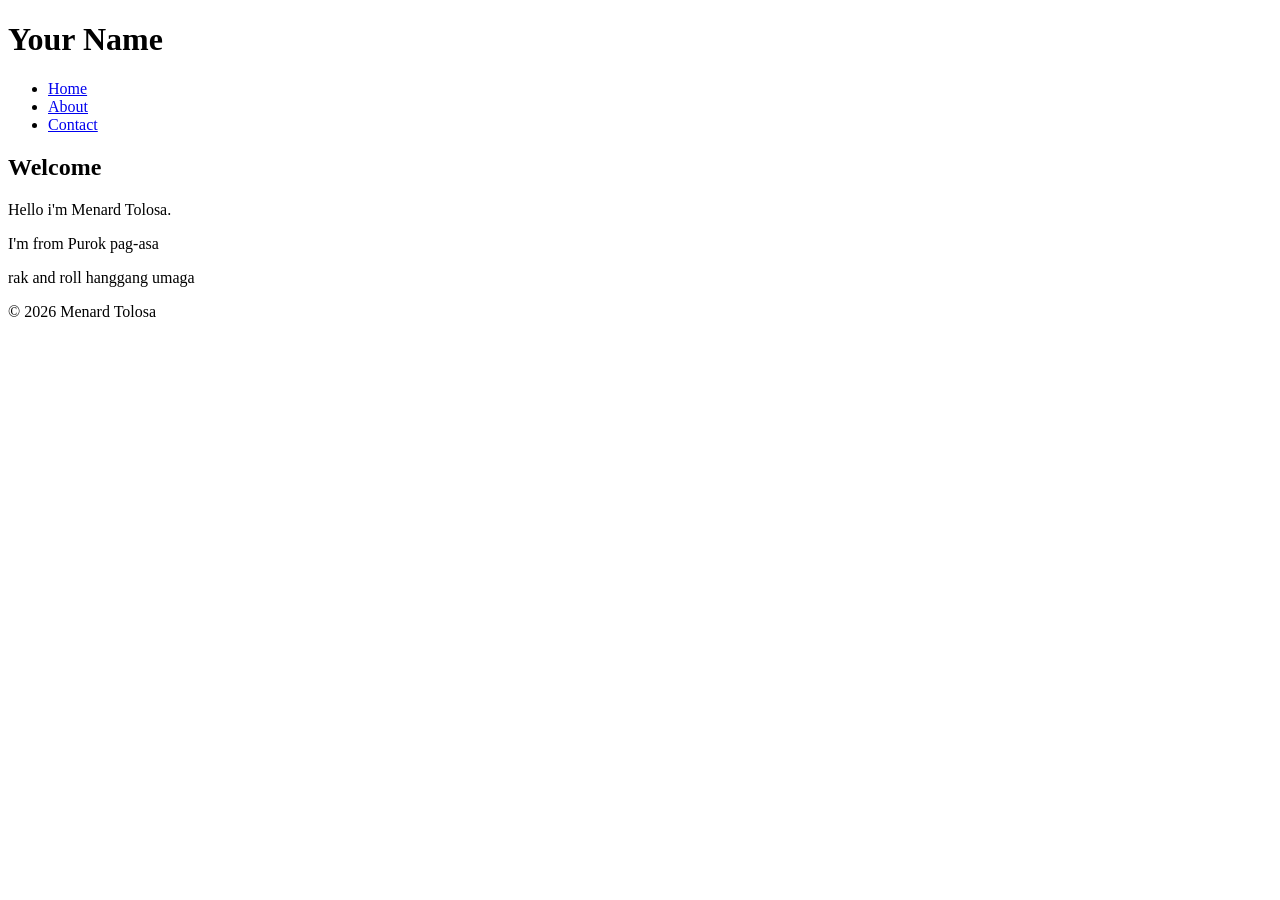
<file: index.html>
<!DOCTYPE html>
<html lang="en">
<head>
  <meta charset="UTF-8">
  <meta name="viewport" content="width=device-width, initial-scale=1">
  <title>Home | Your Name</title>
</head>
<body>
  <header>
    <h1>Your Name</h1>
    <nav>
      <ul>
        <li><a href="index.html">Home</a></li>
        <li><a href="about.html">About</a></li>
        <li><a href="contact.html">Contact</a></li>
      </ul>
    </nav>
  </header>
  <main>
    <article>
      <h2>Welcome</h2>
      <p>Hello i'm Menard Tolosa.</p>
      <p>I'm from Purok pag-asa</p>
      <p>rak and roll hanggang umaga</p>
    </article>
  </main>
  <footer>
    <p>&copy; 2026 Menard Tolosa</p>
  </footer>
</body>
</html>
</file>
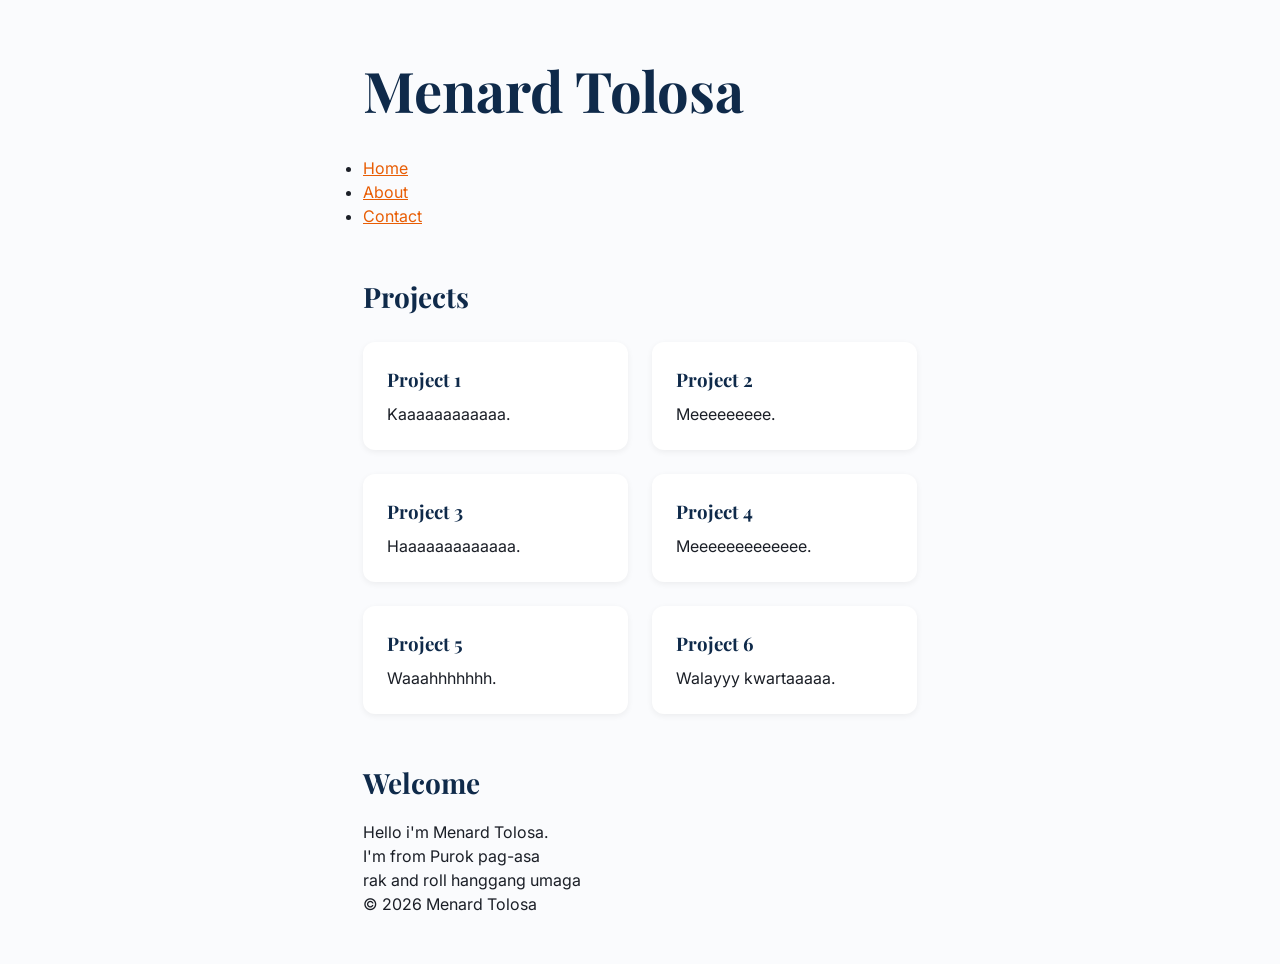
<file: Menard-Tolosa-main/index.html>
<!DOCTYPE html>
<html lang="en">
<head>
  <link rel="stylesheet" href="css/styles.css">
  <meta charset="UTF-8">
  <meta name="viewport" content="width=device-width, initial-scale=1">
  <title>Home | Menard Tolosa</title>

  <!-- Google Fonts -->
  <link rel="preconnect" href="https://fonts.googleapis.com">
  <link href="https://fonts.googleapis.com/css2?family=Inter:wght@400;600&family=Playfair+Display:wght@700&display=swap" rel="stylesheet">

  <!-- External Stylesheet -->
  <link rel="stylesheet" href="css/styles.css">
</head>
<body>
  <header>
    <h1>Menard Tolosa</h1>
    <nav>
      <ul>
        <li><a href="index.html">Home</a></li>
        <li><a href="about.html">About</a></li>
        <li><a href="contact.html">Contact</a></li>
      </ul>
    </nav>
  </header>
  <main>
    <section class="projects">
  <h2>Projects</h2>
  <div class="grid">
    <article class="card"><h3>Project 1</h3><p>Kaaaaaaaaaaaa.</p></article>
    <article class="card"><h3>Project 2</h3><p>Meeeeeeeee.</p></article>
    <article class="card"><h3>Project 3</h3><p>Haaaaaaaaaaaaa.</p></article>
    <article class="card"><h3>Project 4</h3><p>Meeeeeeeeeeeee.</p></article>
    <article class="card"><h3>Project 5</h3><p>Waaahhhhhhh.</p></article>
    <article class="card"><h3>Project 6</h3><p>Walayyy kwartaaaaa.</p></article>
  </div>
</section>


    <article>
      <h2>Welcome</h2>
      <p>Hello i'm Menard Tolosa.</p>
      <p>I'm from Purok pag-asa</p>
      <p>rak and roll hanggang umaga</p>
    </article>
  </main>
  <footer>
    <p>&copy; 2026 Menard Tolosa</p>
  </footer>
</body>
</html>
</file>
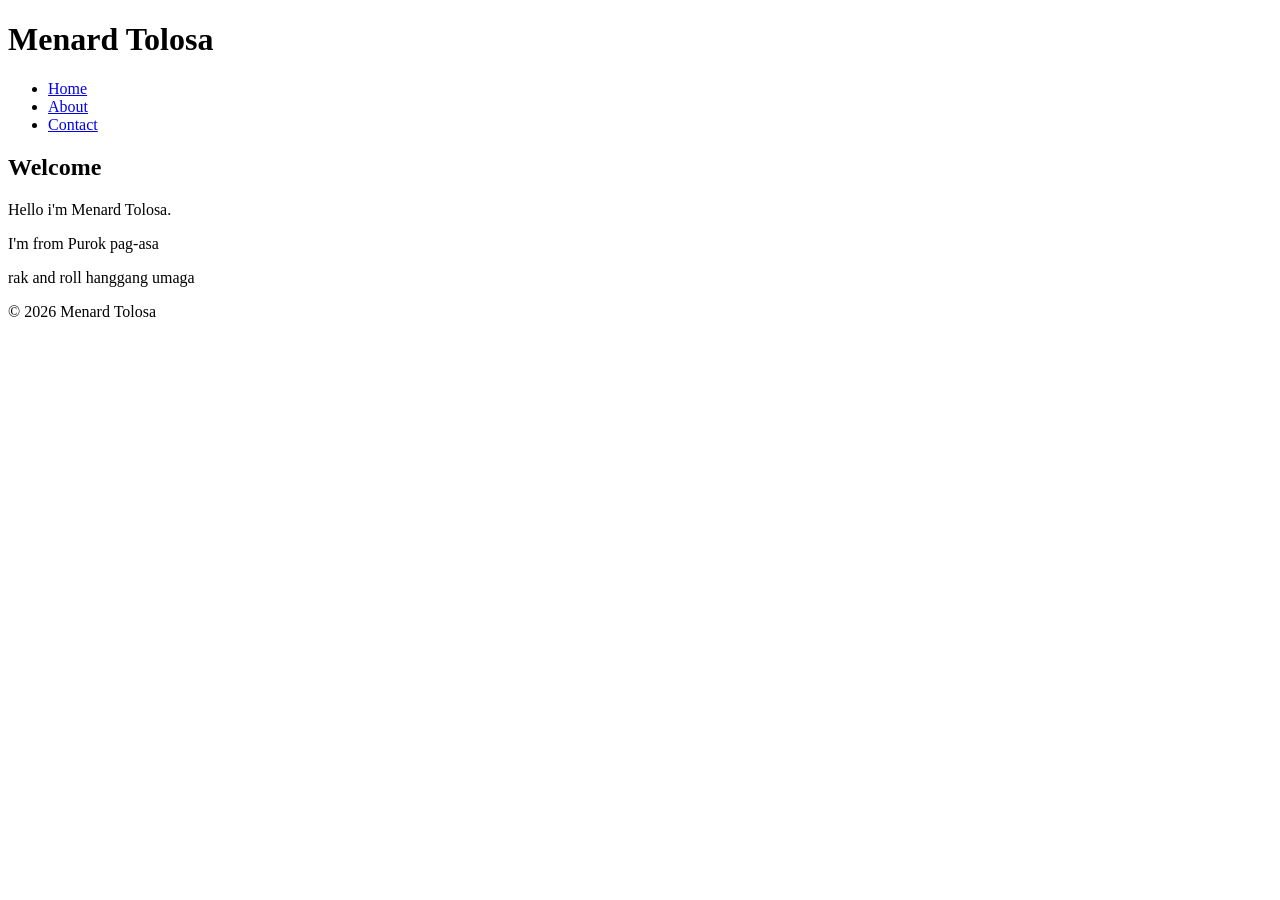
<file: about.html>
<!DOCTYPE html>
<html lang="en">
<head>
  <meta charset="UTF-8">
  <meta name="viewport" content="width=device-width, initial-scale=1">
  <title>ABOUT ME | Menard Tolosa</title>
</head>
<body>
  <header>
    <h1>Menard Tolosa</h1>
    <nav>
      <ul>
        <li><a href="index.html">Home</a></li>
        <li><a href="about.html">About</a></li>
        <li><a href="contact.html">Contact</a></li>
      </ul>
    </nav>
  </header>
  
  <main>
    <article>
      <h2>Welcome</h2>
      <p>Hello i'm Menard Tolosa.</p>
      <p>I'm from Purok pag-asa</p>
      <p>rak and roll hanggang umaga</p>
    </article>
  </main>
  <footer>
    <p>&copy; 2026 Menard Tolosa</p>
  </footer>
</body>
</html>
</file>
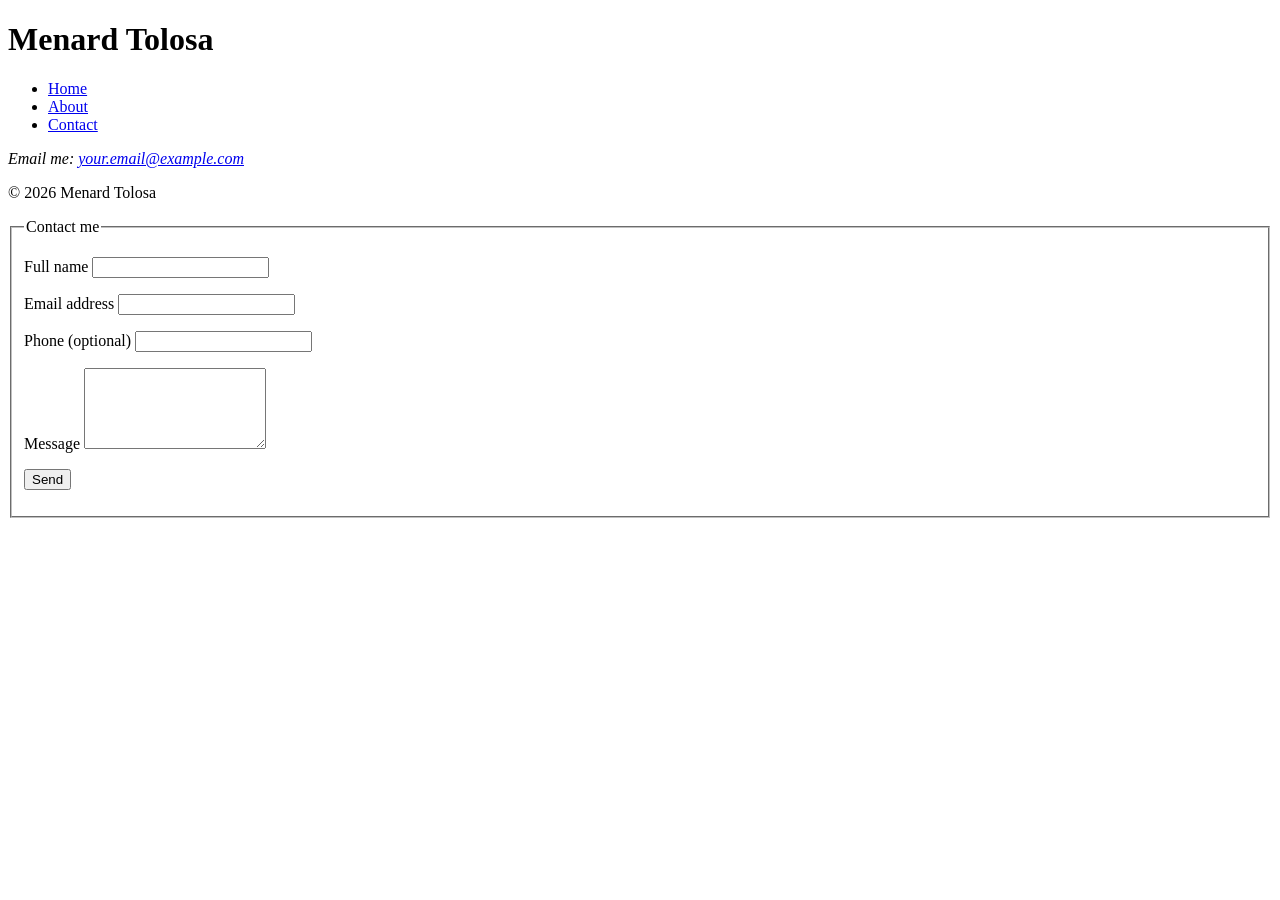
<file: contact.html>
<!DOCTYPE html>
<html lang="en">
<head>
  <meta charset="UTF-8">
  <meta name="viewport" content="width=device-width, initial-scale=1">
  <title>My Contact | Menard Tolosa</title>
</head>
<body>
  <header>
    <h1>Menard Tolosa</h1>
    <nav>
      <ul>
        <li><a href="index.html">Home</a></li>
        <li><a href="about.html">About</a></li>
        <li><a href="contact.html">Contact</a></li>
      </ul>
    </nav>
  </header>
  <main>
    
    <address>
        Email me: <a href="tolosamenard01@gmail.com">your.email@example.com</a>
    </address>
  </main>
  <footer>
    <p>&copy; 2026 Menard Tolosa</p>
  </footer>
</body>
</html>



<form action="#" method="POST">
  <fieldset>
    <legend>Contact me</legend>
    <p>
      <label for="name">Full name</label>
      <input type="text" id="name" name="name" required minlength="2">
    </p>
    <p>
      <label for="email">Email address</label>
      <input type="email" id="email" name="email" required>
    </p>
    <p>
      <label for="phone">Phone (optional)</label>
      <input type="tel" id="phone" name="phone" pattern="[0-9\-\s]{7,}">
    </p>
    <p>
      <label for="message">Message</label>
      <textarea id="message" name="message" rows="5" required></textarea>
    </p>
    <p>
      <button type="submit">Send</button>
    </p>
  </fieldset>
</form>

</body>
</html>
</file>
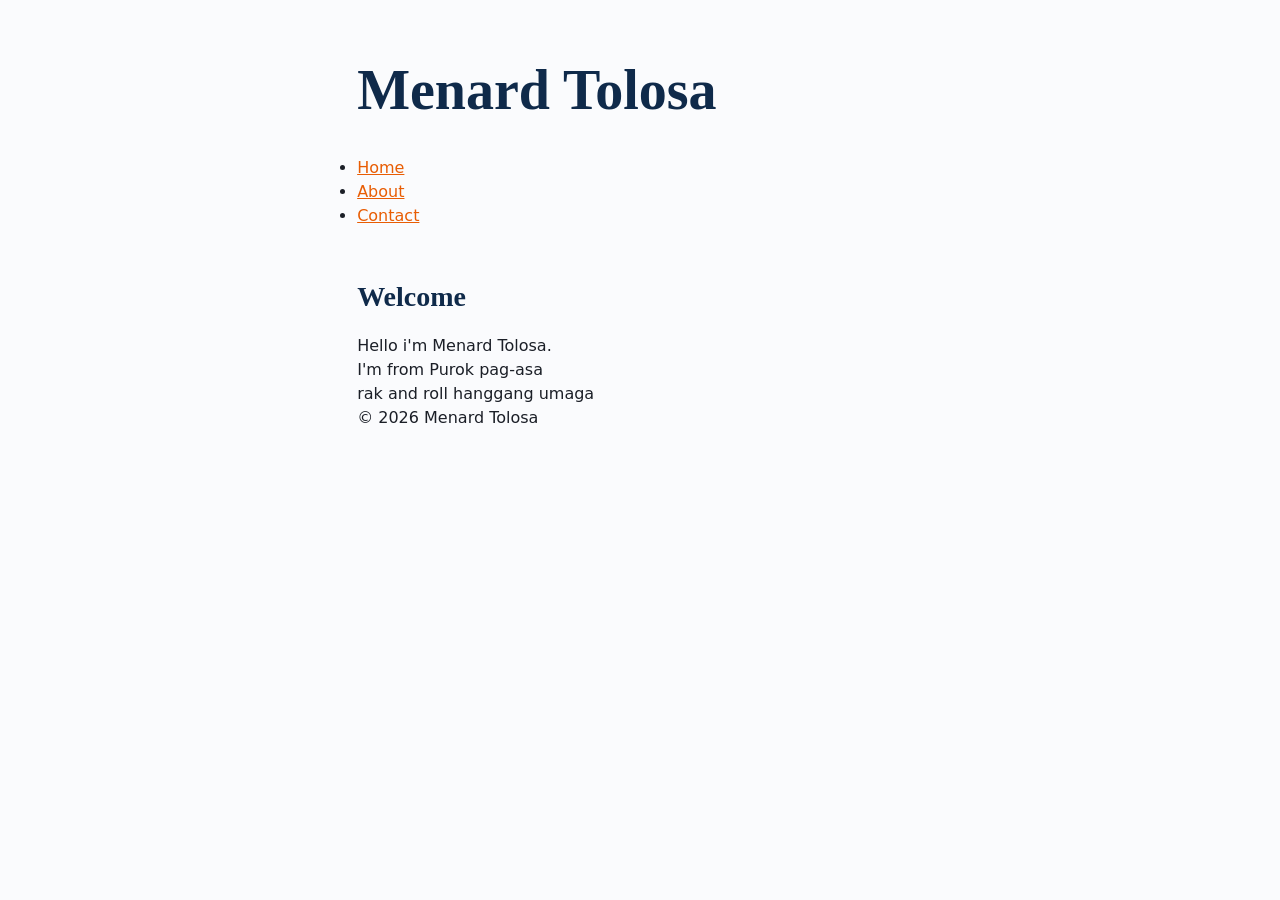
<file: Menard-Tolosa-main/about.html>
<!DOCTYPE html>
<html lang="en">
<head>
  <link rel="stylesheet" href="css/styles.css">
  <meta charset="UTF-8">
  <meta name="viewport" content="width=device-width, initial-scale=1">
  <title>ABOUT ME | Menard Tolosa</title>
</head>
<body>
  <header>
    <h1>Menard Tolosa</h1>
    <nav>
      <ul>
        <li><a href="index.html">Home</a></li>
        <li><a href="about.html">About</a></li>
        <li><a href="contact.html">Contact</a></li>
      </ul>
    </nav>
  </header>
  
  <main>
    <article>
      <h2>Welcome</h2>
      <p>Hello i'm Menard Tolosa.</p>
      <p>I'm from Purok pag-asa</p>
      <p>rak and roll hanggang umaga</p>
    </article>
  </main>
  <footer>
    <p>&copy; 2026 Menard Tolosa</p>
  </footer>
</body>
</html>
</file>
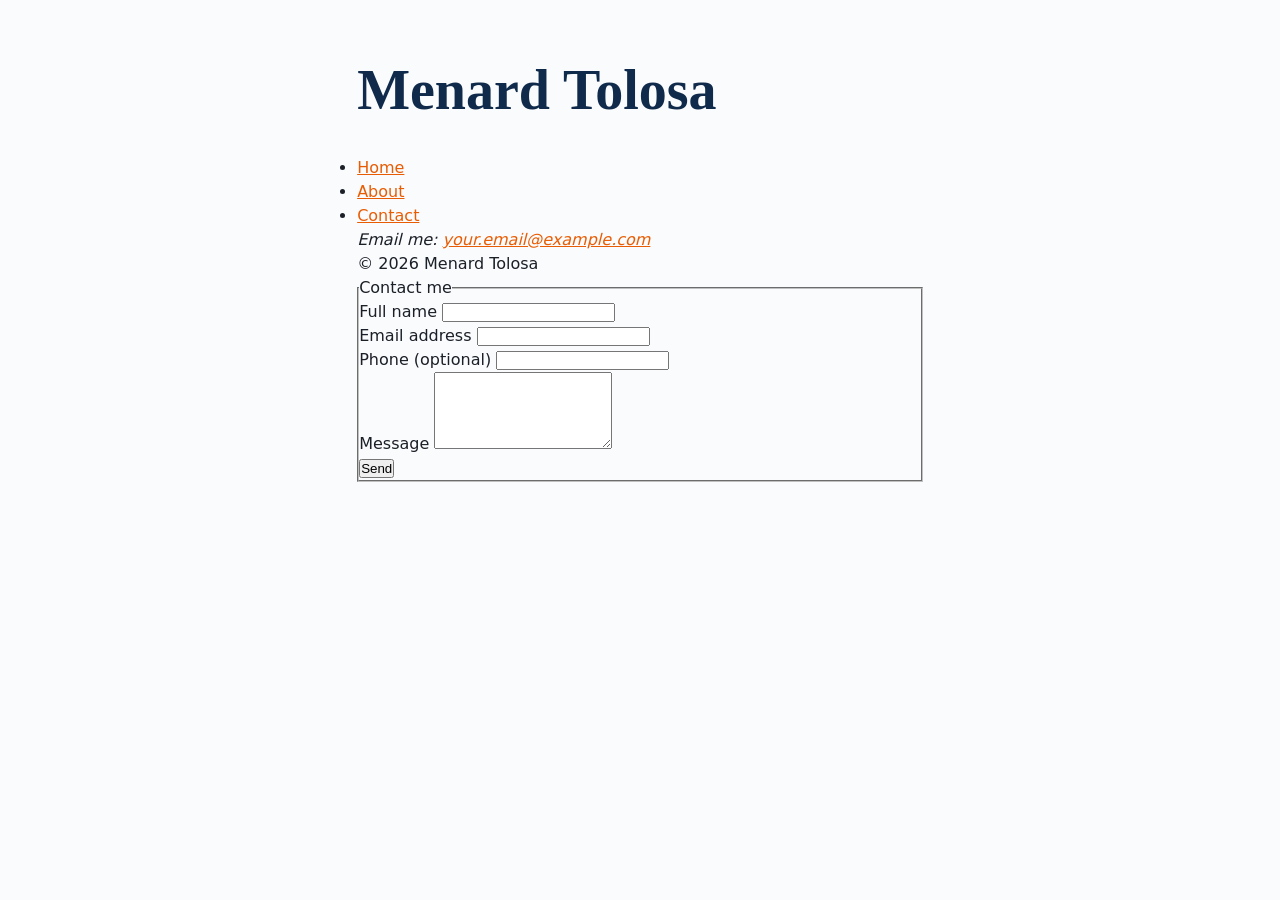
<file: Menard-Tolosa-main/contact.html>
<!DOCTYPE html>
<html lang="en">
<head>
  <link rel="stylesheet" href="css/styles.css">
  <meta charset="UTF-8">
  <meta name="viewport" content="width=device-width, initial-scale=1">
  <title>My Contact | Menard Tolosa</title>
</head>
<body>
  <header>
    <h1>Menard Tolosa</h1>
    <nav>
      <ul>
        <li><a href="index.html">Home</a></li>
        <li><a href="about.html">About</a></li>
        <li><a href="contact.html">Contact</a></li>
      </ul>
    </nav>
  </header>
  <main>
    
    <address>
        Email me: <a href="tolosamenard01@gmail.com">your.email@example.com</a>
    </address>
  </main>
  <footer>
    <p>&copy; 2026 Menard Tolosa</p>
  </footer>
</body>
</html>



<form action="#" method="POST">
  <fieldset>
    <legend>Contact me</legend>
    <p>
      <label for="name">Full name</label>
      <input type="text" id="name" name="name" required minlength="2">
    </p>
    <p>
      <label for="email">Email address</label>
      <input type="email" id="email" name="email" required>
    </p>
    <p>
      <label for="phone">Phone (optional)</label>
      <input type="tel" id="phone" name="phone" pattern="[0-9\-\s]{7,}">
    </p>
    <p>
      <label for="message">Message</label>
      <textarea id="message" name="message" rows="5" required></textarea>
    </p>
    <p>
      <button type="submit">Send</button>
    </p>
  </fieldset>
</form>

</body>
</html>
</file>
<file: Menard-Tolosa-main/css/styles.css>
:root {
  --clr-navy: #0F2A4A;
  --clr-accent: #E85D04;
  --clr-text: #1B1F27;
  --clr-muted: #5B6472;
  --clr-bg: #FAFBFD;

  --font-body: "Inter", system-ui, sans-serif;
  --font-heading: "Playfair Display", Georgia, serif;

  --space-xs: 0.5rem;
  --space-sm: 1rem;
  --space-md: 1.5rem;
  --space-lg: 3rem;
}

* { 
  box-sizing: border-box; 
  margin: 0; 
  padding: 0; 
}

body {
  font-family: var(--font-body);
  color: var(--clr-text);
  background: var(--clr-bg);
  line-height: 1.5;
  padding: var(--space-lg);
  max-width: 65ch;
  margin: 0 auto;
}

h1, h2, h3 { 
  font-family: var(--font-heading); 
  color: var(--clr-navy); 
}

h1 { 
  font-size: clamp(2rem, 5vw, 3.5rem); 
  margin-bottom: var(--space-md); 
}

h2 { 
  font-size: 1.75rem; 
  margin: var(--space-lg) 0 var(--space-sm); 
}

a { 
  color: var(--clr-accent); 
}

.grid {
  display: grid;
  grid-template-columns: repeat(auto-fit, minmax(220px, 1fr));
  gap: var(--space-md);
  margin-top: var(--space-md);
}
.card {
  padding: var(--space-md);
  border-radius: 12px;
  background: white;
  box-shadow: 0 2px 6px rgba(0,0,0,0.06);
}
.card h3 { color: var(--clr-navy); margin-bottom: var(--space-xs); }
</file>
